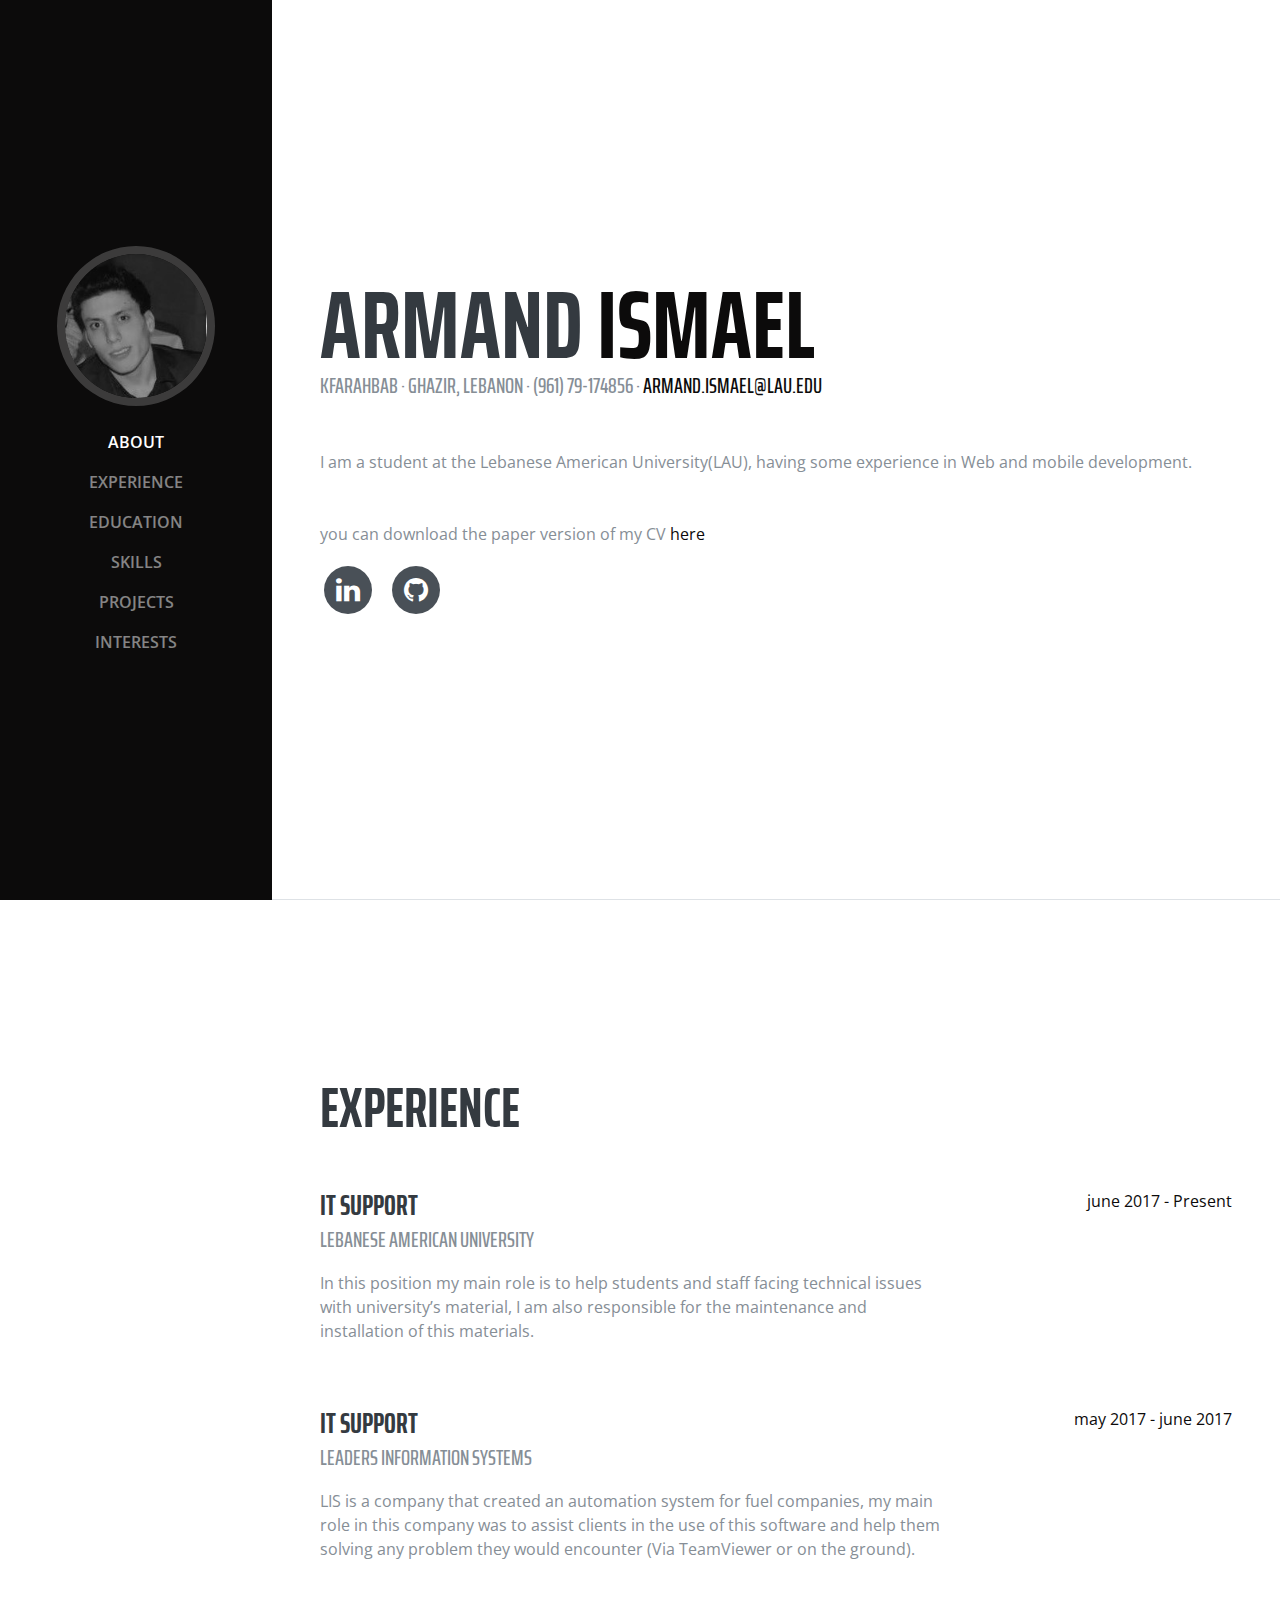
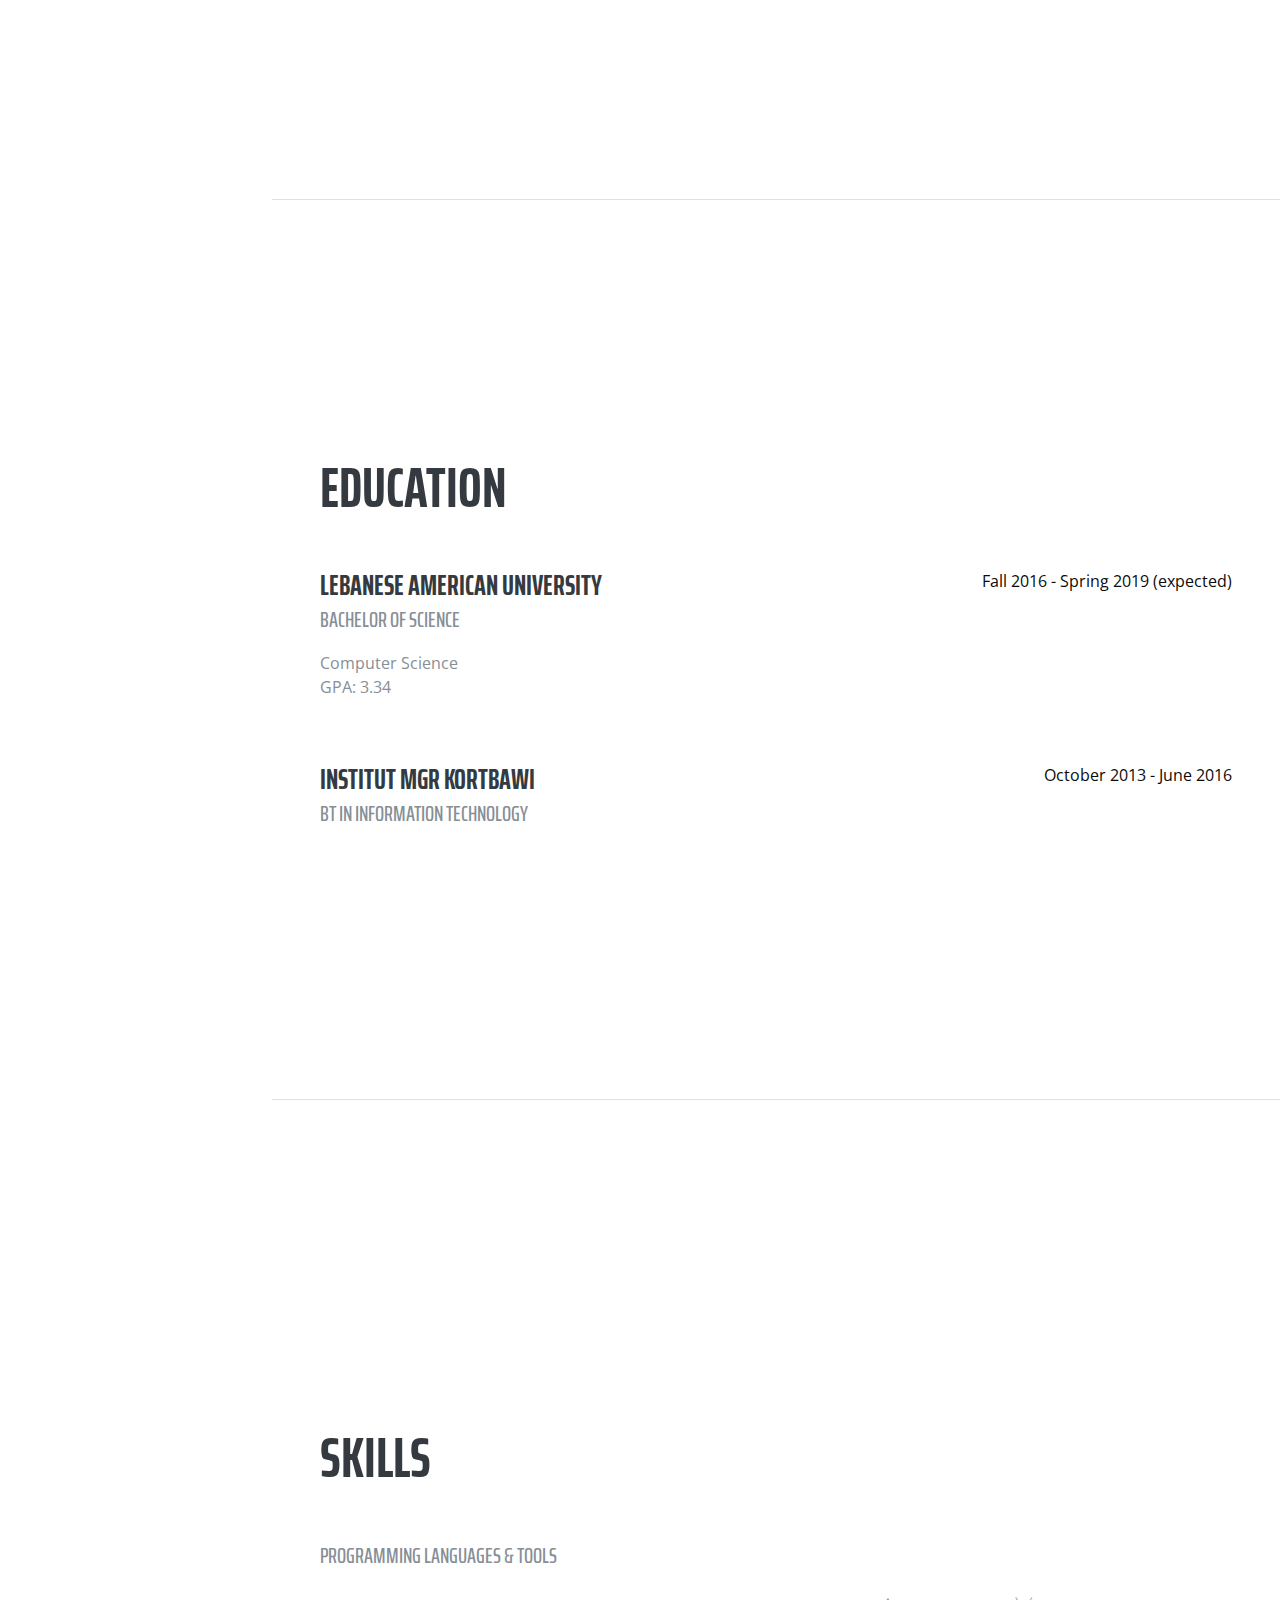
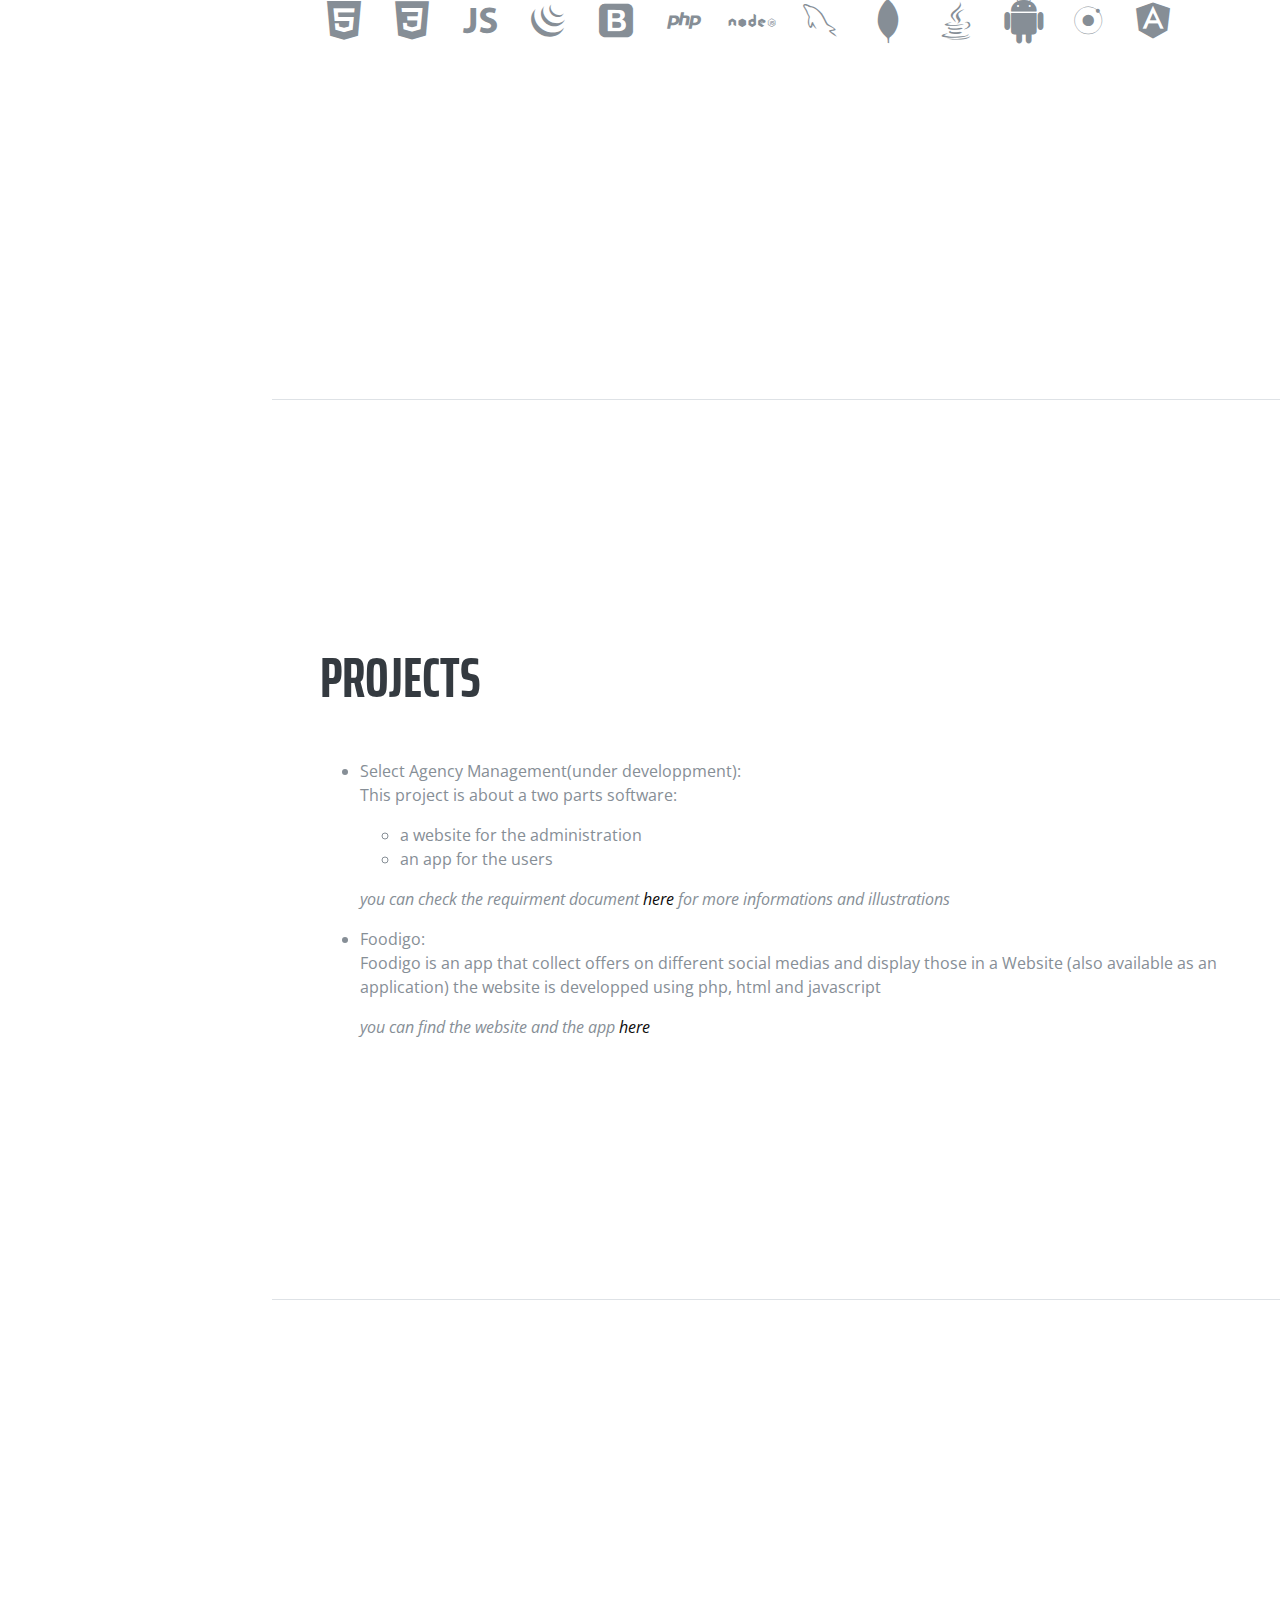
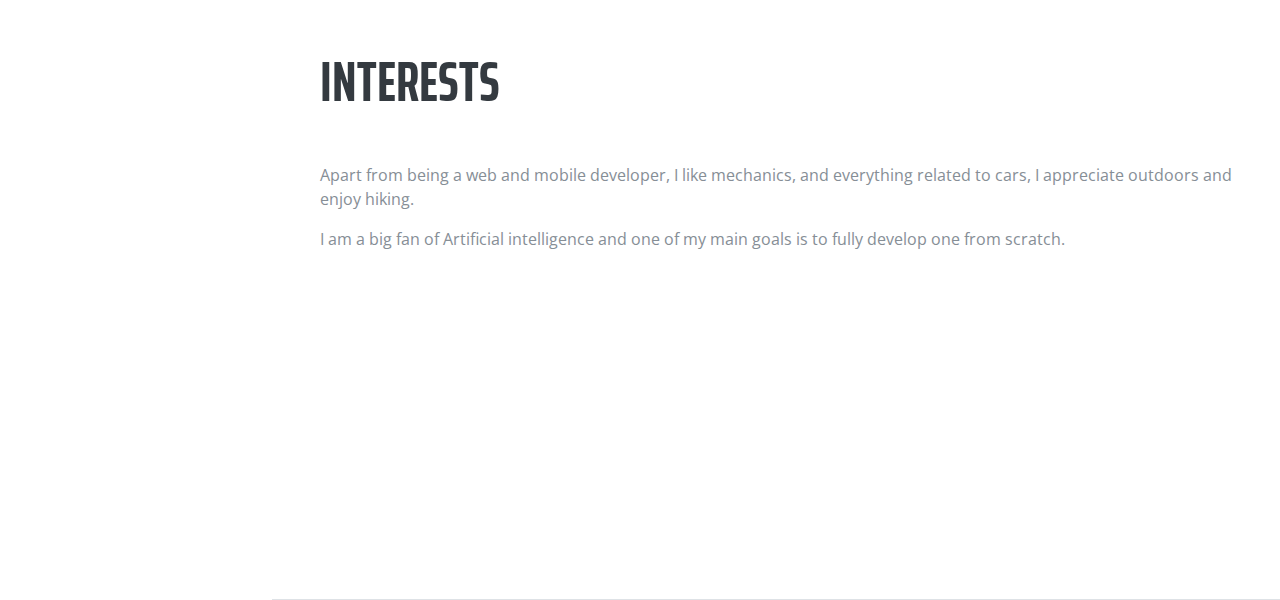
<file: index.html>
<!DOCTYPE html>
<html lang="en">

  <head>

    <meta charset="utf-8">
    <meta name="viewport" content="width=device-width, initial-scale=1, shrink-to-fit=no">
    <meta name="description" content="">
    <meta name="author" content="">

    <title>Armand Ismael - Resume</title>

    <link href="vendor/bootstrap/css/bootstrap.min.css" rel="stylesheet">

    <link href="https://fonts.googleapis.com/css?family=Saira+Extra+Condensed:100,200,300,400,500,600,700,800,900" rel="stylesheet">
    <link href="https://fonts.googleapis.com/css?family=Open+Sans:300,300i,400,400i,600,600i,700,700i,800,800i" rel="stylesheet">
    <link href="vendor/font-awesome/css/font-awesome.min.css" rel="stylesheet">
    <link href="vendor/devicons/css/devicons.min.css" rel="stylesheet">
    <link href="vendor/simple-line-icons/css/simple-line-icons.css" rel="stylesheet">

    <link href="css/resume.min.css" rel="stylesheet">

  </head>

  <body id="page-top">

    <nav class="navbar navbar-expand-lg navbar-dark bg-primary fixed-top" id="sideNav">
      <a class="navbar-brand js-scroll-trigger" href="#page-top">
        <span class="d-block d-lg-none"></span>
        <span class="d-none d-lg-block">
          <img class="img-fluid img-profile rounded-circle mx-auto mb-2" src="img/profile.jpg" alt="armand Ismael">
        </span>
      </a>
      <button class="navbar-toggler" type="button" data-toggle="collapse" data-target="#navbarSupportedContent" aria-controls="navbarSupportedContent" aria-expanded="false" aria-label="Toggle navigation">
        <span class="navbar-toggler-icon"></span>
      </button>
      <div class="collapse navbar-collapse" id="navbarSupportedContent">
        <ul class="navbar-nav">
          <li class="nav-item">
            <a class="nav-link js-scroll-trigger" href="#about">About</a>
          </li>
          <li class="nav-item">
            <a class="nav-link js-scroll-trigger" href="#experience">Experience</a>
          </li>
          <li class="nav-item">
            <a class="nav-link js-scroll-trigger" href="#education">Education</a>
          </li>
          <li class="nav-item">
            <a class="nav-link js-scroll-trigger" href="#skills">Skills</a>
          </li>
          <li class="nav-item">
            <a class="nav-link js-scroll-trigger" href="#Projects">Projects</a>
          </li>
          <li class="nav-item">
            <a class="nav-link js-scroll-trigger" href="#interests">Interests</a>
          </li>
        </ul>
      </div>
    </nav>

    <div class="container-fluid p-0">

      <section class="resume-section p-3 p-lg-5 d-flex d-column" id="about">
        <div class="my-auto">
          <h1 class="mb-0">Armand
            <span class="text-primary">Ismael</span>
          </h1>
          <div class="subheading mb-5">Kfarahbab · Ghazir, Lebanon · (961) 79-174856 ·
            <a href="mailto:name@email.com">armand.ismael@lau.edu</a>
          </div>
          <p class="mb-5">I am a student at the Lebanese American University(LAU), having some experience in Web and mobile development.</p>
          <p>you can download the paper version of my CV <a href="documents/Armand Ismael - CV.docx" download>here</a></p>
          <ul class="list-inline list-social-icons mb-0">
            
            <li class="list-inline-item">
              <a href="https://www.linkedin.com/in/armand-ismael">
                <span class="fa-stack fa-lg">
                  <i class="fa fa-circle fa-stack-2x"></i>
                  <i class="fa fa-linkedin fa-stack-1x fa-inverse"></i>
                </span>
              </a>
            </li>
            <li class="list-inline-item">
              <a href="https://github.com/armandismael">
                <span class="fa-stack fa-lg">
                  <i class="fa fa-circle fa-stack-2x"></i>
                  <i class="fa fa-github fa-stack-1x fa-inverse"></i>
                </span>
              </a>
            </li>
          </ul>
        </div>
      </section>

      <section class="resume-section p-3 p-lg-5 d-flex flex-column" id="experience">
        <div class="my-auto">
          <h2 class="mb-5">Experience</h2>

          <div class="resume-item d-flex flex-column flex-md-row mb-5">
            <div class="resume-content mr-auto">
              <h3 class="mb-0">IT Support</h3>
              <div class="subheading mb-3">Lebanese American University</div>
              <p>In this position my main role is to help students and staff facing technical issues with university’s material, I am also responsible for the maintenance and installation of this materials.</p>
            </div>
            <div class="resume-date text-md-right">
              <span class="text-primary">june 2017 - Present</span>
            </div>
          </div>

          <div class="resume-item d-flex flex-column flex-md-row mb-5">
            <div class="resume-content mr-auto">
              <h3 class="mb-0">IT Support</h3>
              <div class="subheading mb-3">Leaders Information Systems</div>
              <p>LIS is a company that created an automation system for fuel companies, my main role in this company was to assist clients in the use of this software and help them solving any problem they would encounter (Via TeamViewer or on the ground).</p>
            </div>
            <div class="resume-date text-md-right">
              <span class="text-primary">may 2017 - june 2017</span>
            </div>
          </div>
          

        </div>

      </section>

      <section class="resume-section p-3 p-lg-5 d-flex flex-column" id="education">
        <div class="my-auto">
          <h2 class="mb-5">Education</h2>

          <div class="resume-item d-flex flex-column flex-md-row mb-5">
            <div class="resume-content mr-auto">
              <h3 class="mb-0">Lebanese American University</h3>
              <div class="subheading mb-3">Bachelor of Science</div>
              <div>Computer Science </div>
              <p>GPA: 3.34</p>
            </div>
            <div class="resume-date text-md-right">
              <span class="text-primary">Fall 2016 - Spring 2019 (expected)</span>
            </div>
          </div>

          <div class="resume-item d-flex flex-column flex-md-row">
            <div class="resume-content mr-auto">
              <h3 class="mb-0">Institut mgr Kortbawi</h3>
              <div class="subheading mb-3">BT in Information Technology</div>
            </div>
            <div class="resume-date text-md-right">
              <span class="text-primary">October 2013 - June 2016</span>
            </div>
          </div>

        </div>
      </section>

      <section class="resume-section p-3 p-lg-5 d-flex flex-column" id="skills">
        <div class="my-auto">
          <h2 class="mb-5">Skills</h2>

          <div class="subheading mb-3">Programming Languages &amp; Tools</div>
          <ul class="list-inline list-icons">
            <li class="list-inline-item">
              <i class="devicons devicons-html5"></i>
            </li>
            <li class="list-inline-item">
              <i class="devicons devicons-css3"></i>
            </li>
            <li class="list-inline-item">
              <i class="devicons devicons-javascript"></i>
            </li>
            <li class="list-inline-item">
              <i class="devicons devicons-jquery"></i>
            </li>
            <li class="list-inline-item">
              <i class="devicons devicons-bootstrap"></i>
            </li>
            <li class="list-inline-item">
              <i class="devicons devicons-php"></i>
            </li>
            <li class="list-inline-item">
              <i class="devicons devicons-nodejs"></i>
            </li>
            <li class="list-inline-item">
              <i class="devicons devicons-mysql"></i>
            </li>
            <li class="list-inline-item">
              <i class="devicons devicons-mongodb"></i>
            </li>
            <li class="list-inline-item">
              <i class="devicons devicons-java"></i>
            </li>
            <li class="list-inline-item">
              <i class="devicons devicons-android"></i>
            </li>
            <li class="list-inline-item">
              <i class="devicons devicons-ionic"></i>
            </li>
            <li class="list-inline-item">
              <i class="devicons devicons-angular"></i>
            </li>
            
          </ul>

          
      </section>


      <section class="resume-section p-3 p-lg-5 d-flex flex-column" id="Projects">
        <div class="my-auto">
          <h2 class="mb-5">Projects</h2>
         <ul>
         	<p><li>Select Agency Management(under developpment):<p>This project is about a two parts software:<ul><li> a website for the administration</li><li>an app for the users </li></ul></p><i>you can check the requirment document <a href="documents/Select - Requirments document.pdf" target="_blank">here</a> for more informations and illustrations</i></li></p>

         	<p><li>Foodigo:<p>Foodigo is an app that collect offers on different social medias and display those in a Website (also available as an application) the website is developped using php, html and javascript</p><i>you can find the website and the app <a href="foodigo.html" target="_blank">here</a></i></li></p>

            </ul>

        </div>
      </section>




      <section class="resume-section p-3 p-lg-5 d-flex flex-column" id="interests">
        <div class="my-auto">
          <h2 class="mb-5">Interests</h2>
          <p> Apart from being a web and mobile developer, I like mechanics, and everything related to cars, I appreciate outdoors and enjoy hiking. </p>
          <p class="mb-0">I am a big fan of Artificial intelligence and one of my main goals is to fully develop one from scratch.</p>
        </div>
      </section>

      

    </div>

    <script src="vendor/jquery/jquery.min.js"></script>
    <script src="vendor/bootstrap/js/bootstrap.bundle.min.js"></script>

    <script src="vendor/jquery-easing/jquery.easing.min.js"></script>

    <script src="js/resume.min.js"></script>

  </body>

</html>
</file>
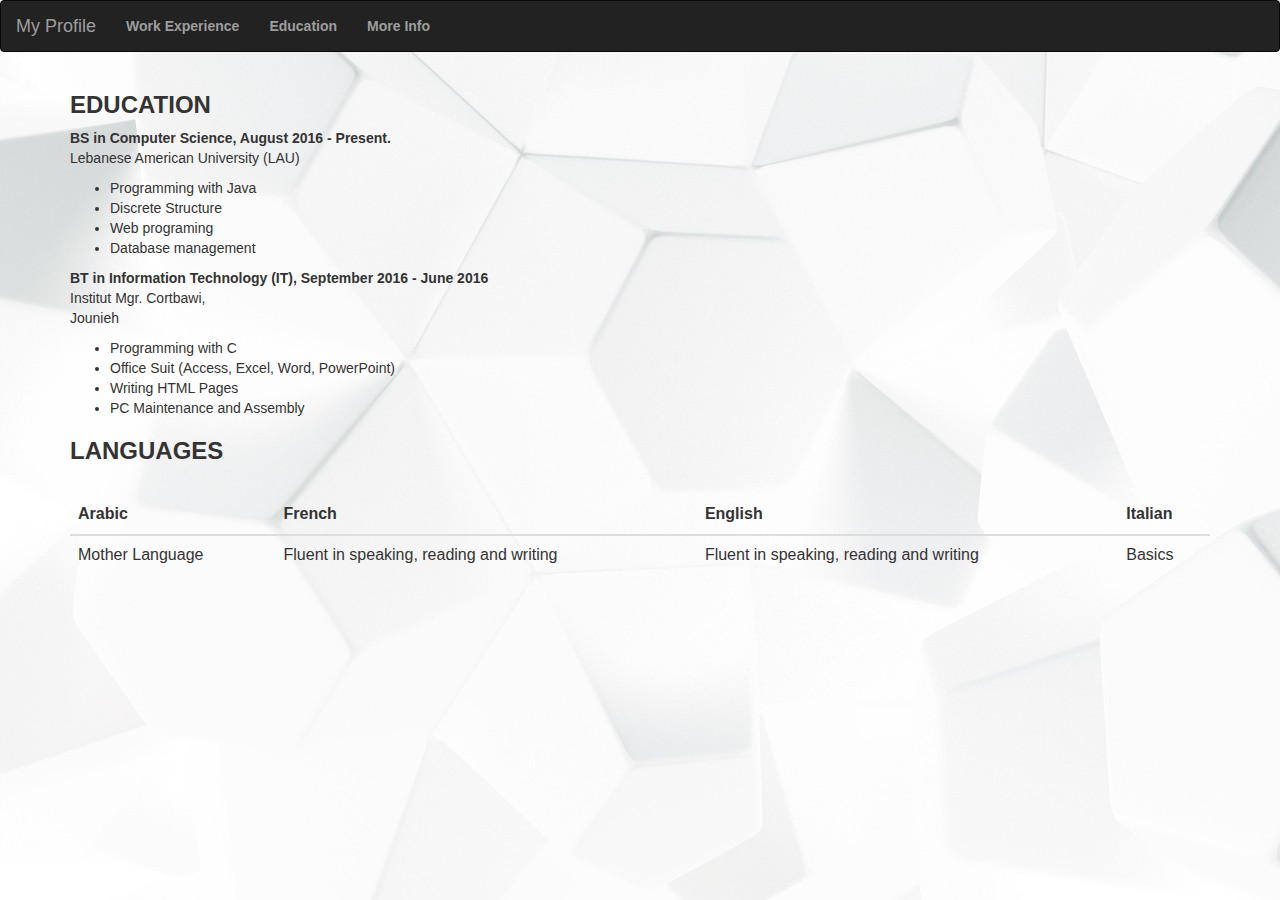
<file: demo/Education.html>
<html>
<head>
  <title>Armand Ismael</title>
  <meta charset="utf-8">
  <meta name="viewport" content="width=device-width, initial-scale=1">
  <link rel="stylesheet" href="bootstrap.min.css">
  <link rel="shortcut icon" href="favicon.ico">
 <link rel="icon" href="favicon.ico">
  <script src="jquery.min.js"></script>
  <script src="bootstrap.min.js"></script>
</head>
<body background= background.jpg >

<nav class="navbar navbar-inverse">
  <div class="container-fluid">
    <div class="navbar-header">
      <a class="navbar-brand" href="profile.html">My Profile</a>
    </div>
    <ul class="nav navbar-nav">
      <li><a href="Work Experience.html"><b>Work Experience</b></a></li>
      <li><a href="Education.html"><b>Education</b></a></li><!--include languages -->
	  <li><a href="More Info.html"><b>More Info</b></a></li><!--my works , interests, references -->
    </ul>
  </div>
</nav>
  
<div class="container">
  
  <h3><b>EDUCATION</b></h3>

<p><b>BS in Computer Science, August 2016 - Present.<br>
</b>
Lebanese American University (LAU)<br>

<ul>
	<li>Programming with Java</li>
	<li>Discrete Structure</li>
	<li>Web programing</li>
	<li>Database management</li>
</ul>
</p>

<p><b>BT in Information Technology (IT), September 2016 - June 2016<br>
</b>
Institut Mgr. Cortbawi, <br>
Jounieh<br>
<ul>
	<li>Programming with C</li>
	<li>Office Suit (Access, Excel, Word, PowerPoint)</li>
	<li>Writing HTML Pages</li>
	<li>PC Maintenance and Assembly</li>
</ul>
</p>

<h3><b>LANGUAGES</b></h3>
 <br>
 <table class="table" >
    <thead>
      <tr>
        <th>Arabic</th>
        <th>French</th>
        <th>English</th>
		<th>Italian</th>
      </tr>
    </thead>
    <tbody>
      <tr>
        <td>Mother Language</td>
		<td>Fluent in speaking, reading and writing</td>
		<td>Fluent in speaking, reading and writing</td>
		<td>Basics</td>
      </tr>
    </tbody>
  </table>
</div>

</div>
</body>
</html>
</file>
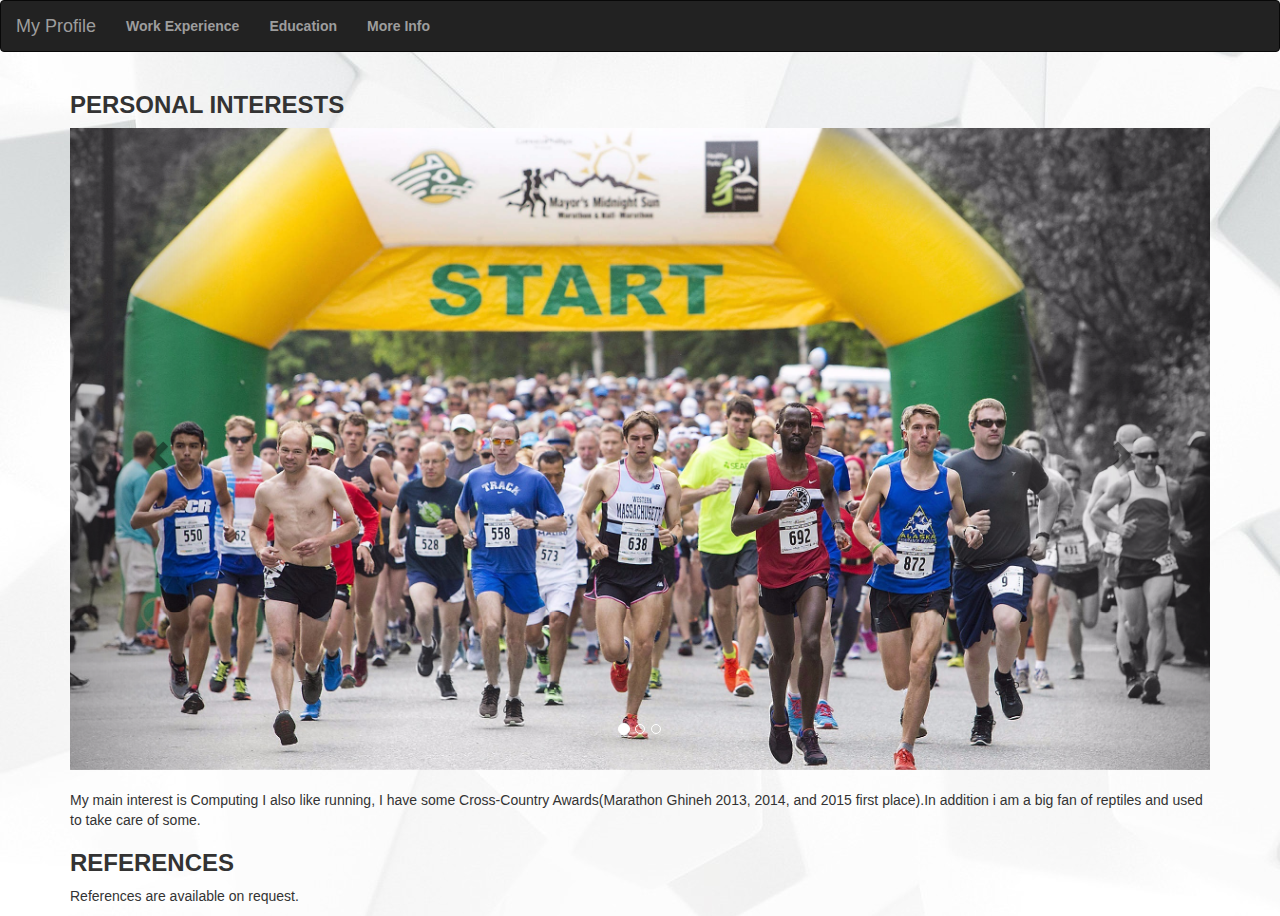
<file: demo/More Info.html>
<html>
<head>
  <title>Armand Ismael</title>
  <meta charset="utf-8">
  <meta name="viewport" content="width=device-width, initial-scale=1">
  <link rel="stylesheet" href="https://maxcdn.bootstrapcdn.com/bootstrap/3.3.7/css/bootstrap.min.css">
    <link rel="stylesheet" href="More info.css">
 <link rel="icon" href="favicon.ico">
    <link rel="shortcut icon" href="favicon.ico">
  <script src="jquery.min.js"></script>
  <script src="bootstrap.min.js"></script>
</head>
<body background= background.jpg >

<nav class="navbar navbar-inverse">
  <div class="container-fluid">
    <div class="navbar-header">
      <a class="navbar-brand" href="profile.html">My Profile</a>
    </div>
    <ul class="nav navbar-nav">
      <li><a href="Work Experience.html"><b>Work Experience</b></a></li>
      <li><a href="Education.html"><b>Education</b></a></li><!--include languages -->
	  <li><a href="More Info.html"><b>More Info</b></a></li><!--my works , interests, references -->
    </ul>
  </div>
</nav>
  
<div class="container">

<h3><b>PERSONAL INTERESTS</b></h3>

<div id="myCarousel" class="carousel slide" data-ride="carousel">
  <!-- Indicators -->
  <ol class="carousel-indicators">
    <li data-target="#myCarousel" data-slide-to="0" class="active"></li>
    <li data-target="#myCarousel" data-slide-to="1"></li>
    <li data-target="#myCarousel" data-slide-to="2"></li>
  </ol>

  <!-- Wrapper for slides -->
  <div class="carousel-inner">
    <div class="item active">
      <img src="la.jpg" alt="Los Angeles" height="1500" width="1500">
    </div>

    <div class="item">
      <img src="chicago.jpg" alt="Chicago">
    </div>

    <div class="item">
      <img src="ny.jpg" alt="New York">
    </div>
  </div>

  <!-- Left and right controls -->
  <a class="left carousel-control" href="#myCarousel" data-slide="prev">
    <span class="glyphicon glyphicon-chevron-left"></span>
    <span class="sr-only">Previous</span>
  </a>
  <a class="right carousel-control" href="#myCarousel" data-slide="next">
    <span class="glyphicon glyphicon-chevron-right"></span>
    <span class="sr-only">Next</span>
  </a>
</div>

 <p class="para"><br>My main interest is Computing I also like running, I have some Cross-Country Awards(Marathon Ghineh 2013, 2014, and 2015 first place).In addition i am a big fan of reptiles and used to take care of some.<br> 
  </p>


<h3><b>REFERENCES</b></h3>
<p>References are available on request.</p>

  
</div>
</body>
</html>
</file>
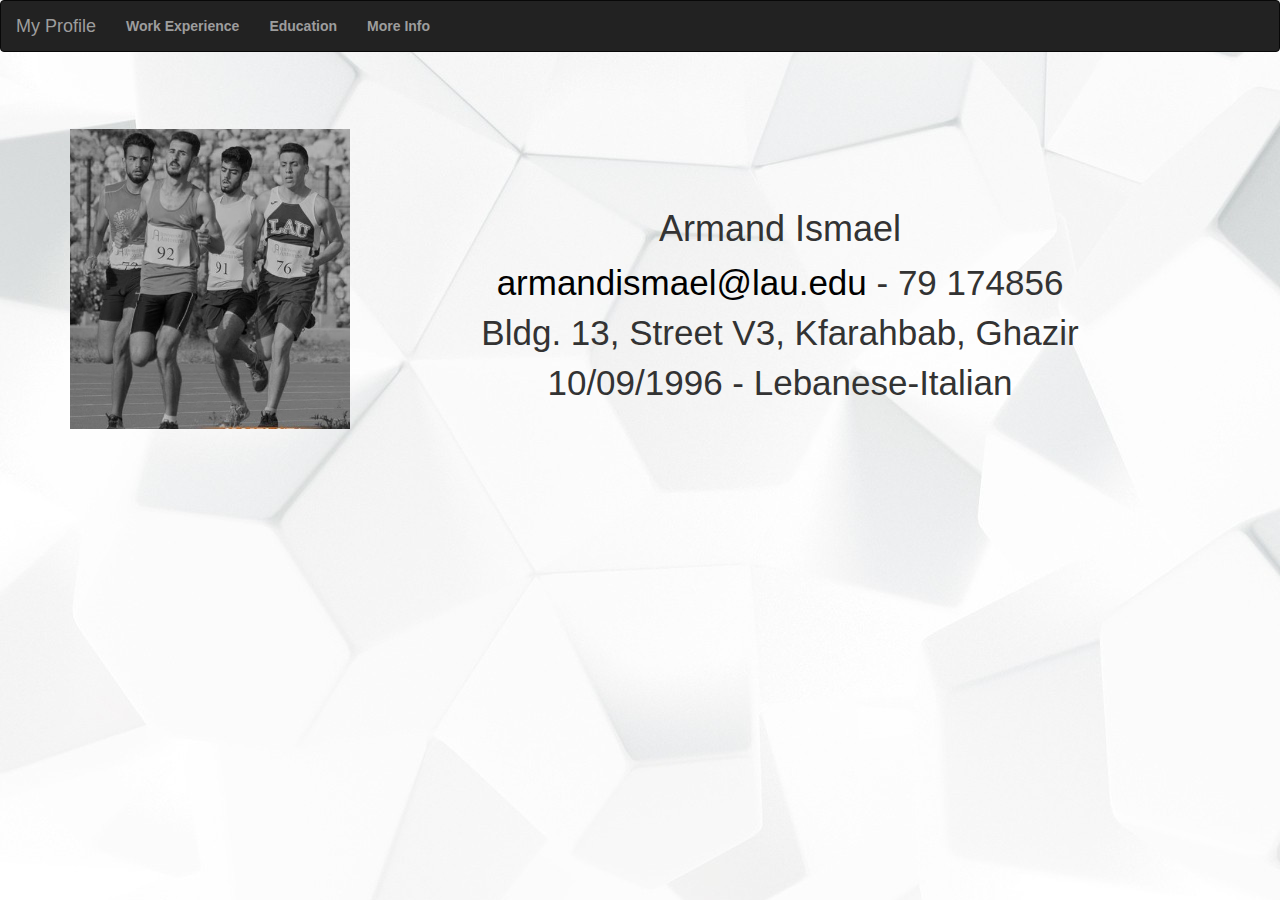
<file: demo/profile.html>
<html>
<head>
  <title>Armand Ismael</title>
  <meta charset="utf-8">
  <meta name="viewport" content="width=device-width, initial-scale=1">
  <link rel="stylesheet" href="bootstrap.min.css">
  <link rel="stylesheet" href="profile.css">
 <link rel="icon" href="favicon.ico">
  <link rel="shortcut icon" href="favicon.ico">
  <script src="jquery.min.js"></script>
  <script src="bootstrap.min.js"></script>
</head>
<body background= background.jpg >



<nav class="navbar navbar-inverse">
  <div class="container-fluid">
    <div class="navbar-header">
      <a class="navbar-brand" href="profile.html">My Profile</a>
    </div>
    <ul class="nav navbar-nav">
      <li><a href="Work Experience.html"><b>Work Experience</b></a></li>
      <li><a href="Education.html"><b>Education</b></a></li><!--include languages -->
	  <li><a href="More Info.html"><b>More Info</b></a></li><!--my works , interests, references -->
    </ul>
  </div>
</nav>


  
<div class="container">
<div class="pic"><img src="prof.jpg" width="280" height="300" alt="profile"></div>
<div class="para"><h1>Armand Ismael</h1>
<p><a href="mailto:armandismael@lau.edu">armandismael@lau.edu</a> - 79 174856<br>
Bldg. 13, Street V3, Kfarahbab, Ghazir<br>
10/09/1996 - Lebanese-Italian
</p></div>
 
</div>
</body>
</html>
</file>
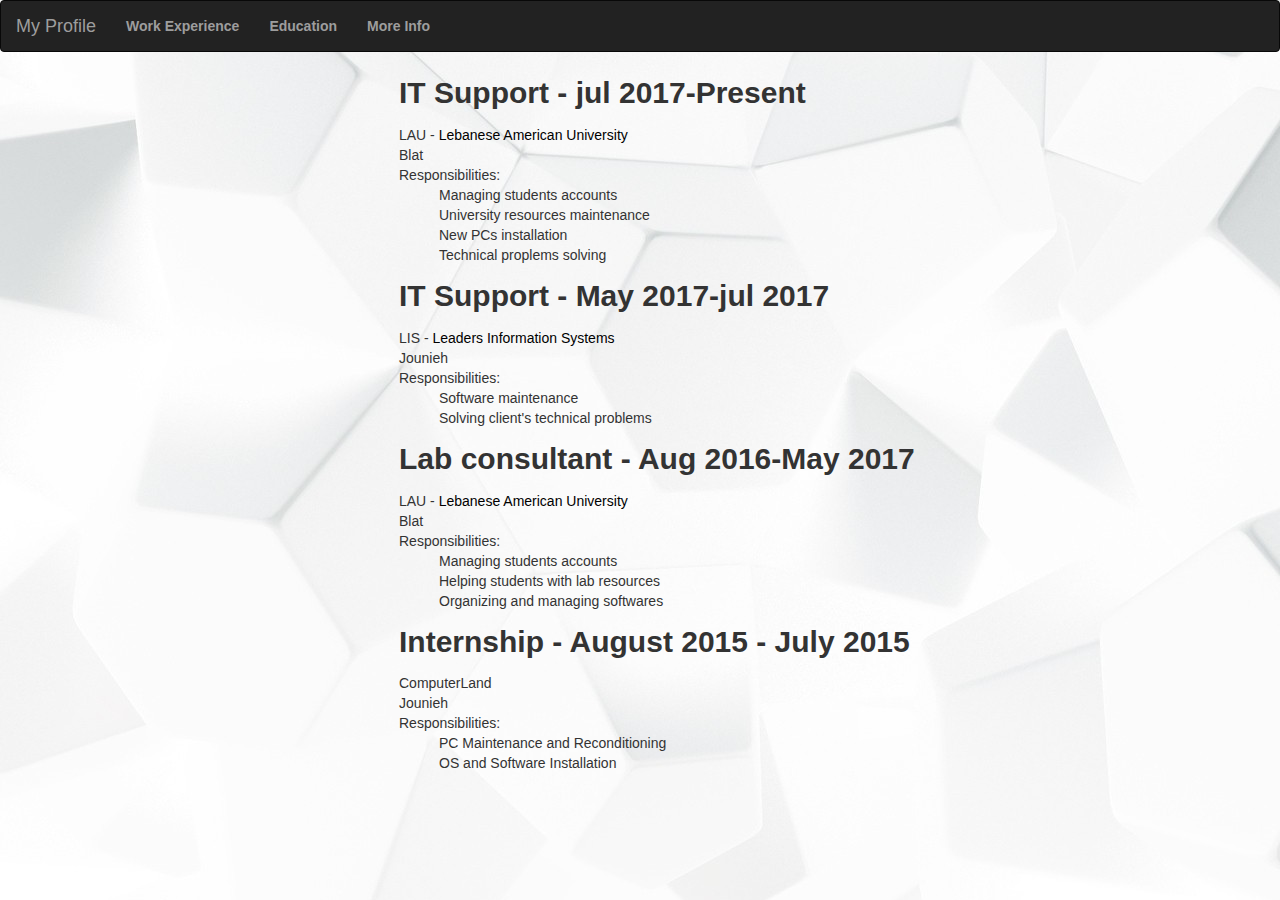
<file: demo/Work Experience.html>
<html>
<head>
  <title>Armand Ismael</title>
  <meta charset="utf-8">
  <meta name="viewport" content="width=device-width, initial-scale=1">
  <link rel="stylesheet" href="bootstrap.min.css">
  <link rel="stylesheet" href="Work Experience.css">
 <link rel="icon" href="favicon.ico">
  <link rel="shortcut icon" href="favicon.ico">
  <script src="jquery.min.js"></script>
  <script src="bootstrap.min.js"></script>
</head>
<body background= background.jpg >

<nav class="navbar navbar-inverse">
  <div class="container-fluid">
    <div class="navbar-header">
      <a class="navbar-brand" href="profile.html">My Profile</a>
    </div>
    <ul class="nav navbar-nav" >
      <li><a href="Work Experience.html"><b>Work Experience</b></a></li>
      <li><a href="Education.html"><b>Education</b></a></li><!--include languages -->
	  <li><a href="More Info.html"><b>More Info</b></a></li><!--my works , interests, references -->
    </ul>
  </div>
</nav>
  
<div class="container">
  
  

  <p ><span class="title"><b>IT Support - jul 2017-Present</span><br>
</b>
<div class="job" >LAU - <a href="http://www.lau.edu.lb"> Lebanese American University</a> <br>
Blat <br>

Responsibilities:<br>
<ul>
	<li>Managing students accounts</li>
	<li>University resources maintenance</li>
	<li>New PCs installation</li>
	<li>Technical proplems solving</li>
</ul>
</div>
</p>

<p><b><span class="title"><span class="title">IT Support - May 2017-jul 2017</span><br>
</b>
<div class="job">LIS - <a href="http://lis-lb.com/">Leaders Information Systems</a> <br>
Jounieh <br>

Responsibilities:<br>
<ul>
	<li>Software maintenance</li>
	<li>Solving client's technical problems</li>
</ul>
</div>
</p>

<p><span class="title" ><b>Lab consultant - Aug 2016-May 2017</span><br>
</b>
<div class="job">LAU - <a href="http://www.lau.edu.lb"> Lebanese American University</a> <br>
Blat <br>

Responsibilities:<br>
<ul>
	<li>Managing students accounts</li>
	<li>Helping students with lab resources</li>
	<li>Organizing and managing softwares</li>
</ul>
</div>
</p>

<p><span class="title"><b>Internship - August 2015 - July 2015</span><br>
</b>
<div class="job">ComputerLand<br>
Jounieh <br>

Responsibilities:<br>
<ul>
	<li>PC Maintenance and Reconditioning</li>
	<li>OS and Software Installation</li>
</ul>
</div>
</p>
  
  
</div>
</body>
</html>
</file>
<file: vendor/simple-line-icons/css/simple-line-icons.css>
@font-face {
  font-family: 'simple-line-icons';
  src: url('../fonts/Simple-Line-Icons.eot?v=2.4.0');
  src: url('../fonts/Simple-Line-Icons.eot?v=2.4.0#iefix') format('embedded-opentype'), url('../fonts/Simple-Line-Icons.woff2?v=2.4.0') format('woff2'), url('../fonts/Simple-Line-Icons.ttf?v=2.4.0') format('truetype'), url('../fonts/Simple-Line-Icons.woff?v=2.4.0') format('woff'), url('../fonts/Simple-Line-Icons.svg?v=2.4.0#simple-line-icons') format('svg');
  font-weight: normal;
  font-style: normal;
}
/*
 Use the following CSS code if you want to have a class per icon.
 Instead of a list of all class selectors, you can use the generic [class*="icon-"] selector, but it's slower:
*/
.icon-user,
.icon-people,
.icon-user-female,
.icon-user-follow,
.icon-user-following,
.icon-user-unfollow,
.icon-login,
.icon-logout,
.icon-emotsmile,
.icon-phone,
.icon-call-end,
.icon-call-in,
.icon-call-out,
.icon-map,
.icon-location-pin,
.icon-direction,
.icon-directions,
.icon-compass,
.icon-layers,
.icon-menu,
.icon-list,
.icon-options-vertical,
.icon-options,
.icon-arrow-down,
.icon-arrow-left,
.icon-arrow-right,
.icon-arrow-up,
.icon-arrow-up-circle,
.icon-arrow-left-circle,
.icon-arrow-right-circle,
.icon-arrow-down-circle,
.icon-check,
.icon-clock,
.icon-plus,
.icon-minus,
.icon-close,
.icon-event,
.icon-exclamation,
.icon-organization,
.icon-trophy,
.icon-screen-smartphone,
.icon-screen-desktop,
.icon-plane,
.icon-notebook,
.icon-mustache,
.icon-mouse,
.icon-magnet,
.icon-energy,
.icon-disc,
.icon-cursor,
.icon-cursor-move,
.icon-crop,
.icon-chemistry,
.icon-speedometer,
.icon-shield,
.icon-screen-tablet,
.icon-magic-wand,
.icon-hourglass,
.icon-graduation,
.icon-ghost,
.icon-game-controller,
.icon-fire,
.icon-eyeglass,
.icon-envelope-open,
.icon-envelope-letter,
.icon-bell,
.icon-badge,
.icon-anchor,
.icon-wallet,
.icon-vector,
.icon-speech,
.icon-puzzle,
.icon-printer,
.icon-present,
.icon-playlist,
.icon-pin,
.icon-picture,
.icon-handbag,
.icon-globe-alt,
.icon-globe,
.icon-folder-alt,
.icon-folder,
.icon-film,
.icon-feed,
.icon-drop,
.icon-drawer,
.icon-docs,
.icon-doc,
.icon-diamond,
.icon-cup,
.icon-calculator,
.icon-bubbles,
.icon-briefcase,
.icon-book-open,
.icon-basket-loaded,
.icon-basket,
.icon-bag,
.icon-action-undo,
.icon-action-redo,
.icon-wrench,
.icon-umbrella,
.icon-trash,
.icon-tag,
.icon-support,
.icon-frame,
.icon-size-fullscreen,
.icon-size-actual,
.icon-shuffle,
.icon-share-alt,
.icon-share,
.icon-rocket,
.icon-question,
.icon-pie-chart,
.icon-pencil,
.icon-note,
.icon-loop,
.icon-home,
.icon-grid,
.icon-graph,
.icon-microphone,
.icon-music-tone-alt,
.icon-music-tone,
.icon-earphones-alt,
.icon-earphones,
.icon-equalizer,
.icon-like,
.icon-dislike,
.icon-control-start,
.icon-control-rewind,
.icon-control-play,
.icon-control-pause,
.icon-control-forward,
.icon-control-end,
.icon-volume-1,
.icon-volume-2,
.icon-volume-off,
.icon-calendar,
.icon-bulb,
.icon-chart,
.icon-ban,
.icon-bubble,
.icon-camrecorder,
.icon-camera,
.icon-cloud-download,
.icon-cloud-upload,
.icon-envelope,
.icon-eye,
.icon-flag,
.icon-heart,
.icon-info,
.icon-key,
.icon-link,
.icon-lock,
.icon-lock-open,
.icon-magnifier,
.icon-magnifier-add,
.icon-magnifier-remove,
.icon-paper-clip,
.icon-paper-plane,
.icon-power,
.icon-refresh,
.icon-reload,
.icon-settings,
.icon-star,
.icon-symbol-female,
.icon-symbol-male,
.icon-target,
.icon-credit-card,
.icon-paypal,
.icon-social-tumblr,
.icon-social-twitter,
.icon-social-facebook,
.icon-social-instagram,
.icon-social-linkedin,
.icon-social-pinterest,
.icon-social-github,
.icon-social-google,
.icon-social-reddit,
.icon-social-skype,
.icon-social-dribbble,
.icon-social-behance,
.icon-social-foursqare,
.icon-social-soundcloud,
.icon-social-spotify,
.icon-social-stumbleupon,
.icon-social-youtube,
.icon-social-dropbox,
.icon-social-vkontakte,
.icon-social-steam {
  font-family: 'simple-line-icons';
  speak: none;
  font-style: normal;
  font-weight: normal;
  font-variant: normal;
  text-transform: none;
  line-height: 1;
  /* Better Font Rendering =========== */
  -webkit-font-smoothing: antialiased;
  -moz-osx-font-smoothing: grayscale;
}
.icon-user:before {
  content: "\e005";
}
.icon-people:before {
  content: "\e001";
}
.icon-user-female:before {
  content: "\e000";
}
.icon-user-follow:before {
  content: "\e002";
}
.icon-user-following:before {
  content: "\e003";
}
.icon-user-unfollow:before {
  content: "\e004";
}
.icon-login:before {
  content: "\e066";
}
.icon-logout:before {
  content: "\e065";
}
.icon-emotsmile:before {
  content: "\e021";
}
.icon-phone:before {
  content: "\e600";
}
.icon-call-end:before {
  content: "\e048";
}
.icon-call-in:before {
  content: "\e047";
}
.icon-call-out:before {
  content: "\e046";
}
.icon-map:before {
  content: "\e033";
}
.icon-location-pin:before {
  content: "\e096";
}
.icon-direction:before {
  content: "\e042";
}
.icon-directions:before {
  content: "\e041";
}
.icon-compass:before {
  content: "\e045";
}
.icon-layers:before {
  content: "\e034";
}
.icon-menu:before {
  content: "\e601";
}
.icon-list:before {
  content: "\e067";
}
.icon-options-vertical:before {
  content: "\e602";
}
.icon-options:before {
  content: "\e603";
}
.icon-arrow-down:before {
  content: "\e604";
}
.icon-arrow-left:before {
  content: "\e605";
}
.icon-arrow-right:before {
  content: "\e606";
}
.icon-arrow-up:before {
  content: "\e607";
}
.icon-arrow-up-circle:before {
  content: "\e078";
}
.icon-arrow-left-circle:before {
  content: "\e07a";
}
.icon-arrow-right-circle:before {
  content: "\e079";
}
.icon-arrow-down-circle:before {
  content: "\e07b";
}
.icon-check:before {
  content: "\e080";
}
.icon-clock:before {
  content: "\e081";
}
.icon-plus:before {
  content: "\e095";
}
.icon-minus:before {
  content: "\e615";
}
.icon-close:before {
  content: "\e082";
}
.icon-event:before {
  content: "\e619";
}
.icon-exclamation:before {
  content: "\e617";
}
.icon-organization:before {
  content: "\e616";
}
.icon-trophy:before {
  content: "\e006";
}
.icon-screen-smartphone:before {
  content: "\e010";
}
.icon-screen-desktop:before {
  content: "\e011";
}
.icon-plane:before {
  content: "\e012";
}
.icon-notebook:before {
  content: "\e013";
}
.icon-mustache:before {
  content: "\e014";
}
.icon-mouse:before {
  content: "\e015";
}
.icon-magnet:before {
  content: "\e016";
}
.icon-energy:before {
  content: "\e020";
}
.icon-disc:before {
  content: "\e022";
}
.icon-cursor:before {
  content: "\e06e";
}
.icon-cursor-move:before {
  content: "\e023";
}
.icon-crop:before {
  content: "\e024";
}
.icon-chemistry:before {
  content: "\e026";
}
.icon-speedometer:before {
  content: "\e007";
}
.icon-shield:before {
  content: "\e00e";
}
.icon-screen-tablet:before {
  content: "\e00f";
}
.icon-magic-wand:before {
  content: "\e017";
}
.icon-hourglass:before {
  content: "\e018";
}
.icon-graduation:before {
  content: "\e019";
}
.icon-ghost:before {
  content: "\e01a";
}
.icon-game-controller:before {
  content: "\e01b";
}
.icon-fire:before {
  content: "\e01c";
}
.icon-eyeglass:before {
  content: "\e01d";
}
.icon-envelope-open:before {
  content: "\e01e";
}
.icon-envelope-letter:before {
  content: "\e01f";
}
.icon-bell:before {
  content: "\e027";
}
.icon-badge:before {
  content: "\e028";
}
.icon-anchor:before {
  content: "\e029";
}
.icon-wallet:before {
  content: "\e02a";
}
.icon-vector:before {
  content: "\e02b";
}
.icon-speech:before {
  content: "\e02c";
}
.icon-puzzle:before {
  content: "\e02d";
}
.icon-printer:before {
  content: "\e02e";
}
.icon-present:before {
  content: "\e02f";
}
.icon-playlist:before {
  content: "\e030";
}
.icon-pin:before {
  content: "\e031";
}
.icon-picture:before {
  content: "\e032";
}
.icon-handbag:before {
  content: "\e035";
}
.icon-globe-alt:before {
  content: "\e036";
}
.icon-globe:before {
  content: "\e037";
}
.icon-folder-alt:before {
  content: "\e039";
}
.icon-folder:before {
  content: "\e089";
}
.icon-film:before {
  content: "\e03a";
}
.icon-feed:before {
  content: "\e03b";
}
.icon-drop:before {
  content: "\e03e";
}
.icon-drawer:before {
  content: "\e03f";
}
.icon-docs:before {
  content: "\e040";
}
.icon-doc:before {
  content: "\e085";
}
.icon-diamond:before {
  content: "\e043";
}
.icon-cup:before {
  content: "\e044";
}
.icon-calculator:before {
  content: "\e049";
}
.icon-bubbles:before {
  content: "\e04a";
}
.icon-briefcase:before {
  content: "\e04b";
}
.icon-book-open:before {
  content: "\e04c";
}
.icon-basket-loaded:before {
  content: "\e04d";
}
.icon-basket:before {
  content: "\e04e";
}
.icon-bag:before {
  content: "\e04f";
}
.icon-action-undo:before {
  content: "\e050";
}
.icon-action-redo:before {
  content: "\e051";
}
.icon-wrench:before {
  content: "\e052";
}
.icon-umbrella:before {
  content: "\e053";
}
.icon-trash:before {
  content: "\e054";
}
.icon-tag:before {
  content: "\e055";
}
.icon-support:before {
  content: "\e056";
}
.icon-frame:before {
  content: "\e038";
}
.icon-size-fullscreen:before {
  content: "\e057";
}
.icon-size-actual:before {
  content: "\e058";
}
.icon-shuffle:before {
  content: "\e059";
}
.icon-share-alt:before {
  content: "\e05a";
}
.icon-share:before {
  content: "\e05b";
}
.icon-rocket:before {
  content: "\e05c";
}
.icon-question:before {
  content: "\e05d";
}
.icon-pie-chart:before {
  content: "\e05e";
}
.icon-pencil:before {
  content: "\e05f";
}
.icon-note:before {
  content: "\e060";
}
.icon-loop:before {
  content: "\e064";
}
.icon-home:before {
  content: "\e069";
}
.icon-grid:before {
  content: "\e06a";
}
.icon-graph:before {
  content: "\e06b";
}
.icon-microphone:before {
  content: "\e063";
}
.icon-music-tone-alt:before {
  content: "\e061";
}
.icon-music-tone:before {
  content: "\e062";
}
.icon-earphones-alt:before {
  content: "\e03c";
}
.icon-earphones:before {
  content: "\e03d";
}
.icon-equalizer:before {
  content: "\e06c";
}
.icon-like:before {
  content: "\e068";
}
.icon-dislike:before {
  content: "\e06d";
}
.icon-control-start:before {
  content: "\e06f";
}
.icon-control-rewind:before {
  content: "\e070";
}
.icon-control-play:before {
  content: "\e071";
}
.icon-control-pause:before {
  content: "\e072";
}
.icon-control-forward:before {
  content: "\e073";
}
.icon-control-end:before {
  content: "\e074";
}
.icon-volume-1:before {
  content: "\e09f";
}
.icon-volume-2:before {
  content: "\e0a0";
}
.icon-volume-off:before {
  content: "\e0a1";
}
.icon-calendar:before {
  content: "\e075";
}
.icon-bulb:before {
  content: "\e076";
}
.icon-chart:before {
  content: "\e077";
}
.icon-ban:before {
  content: "\e07c";
}
.icon-bubble:before {
  content: "\e07d";
}
.icon-camrecorder:before {
  content: "\e07e";
}
.icon-camera:before {
  content: "\e07f";
}
.icon-cloud-download:before {
  content: "\e083";
}
.icon-cloud-upload:before {
  content: "\e084";
}
.icon-envelope:before {
  content: "\e086";
}
.icon-eye:before {
  content: "\e087";
}
.icon-flag:before {
  content: "\e088";
}
.icon-heart:before {
  content: "\e08a";
}
.icon-info:before {
  content: "\e08b";
}
.icon-key:before {
  content: "\e08c";
}
.icon-link:before {
  content: "\e08d";
}
.icon-lock:before {
  content: "\e08e";
}
.icon-lock-open:before {
  content: "\e08f";
}
.icon-magnifier:before {
  content: "\e090";
}
.icon-magnifier-add:before {
  content: "\e091";
}
.icon-magnifier-remove:before {
  content: "\e092";
}
.icon-paper-clip:before {
  content: "\e093";
}
.icon-paper-plane:before {
  content: "\e094";
}
.icon-power:before {
  content: "\e097";
}
.icon-refresh:before {
  content: "\e098";
}
.icon-reload:before {
  content: "\e099";
}
.icon-settings:before {
  content: "\e09a";
}
.icon-star:before {
  content: "\e09b";
}
.icon-symbol-female:before {
  content: "\e09c";
}
.icon-symbol-male:before {
  content: "\e09d";
}
.icon-target:before {
  content: "\e09e";
}
.icon-credit-card:before {
  content: "\e025";
}
.icon-paypal:before {
  content: "\e608";
}
.icon-social-tumblr:before {
  content: "\e00a";
}
.icon-social-twitter:before {
  content: "\e009";
}
.icon-social-facebook:before {
  content: "\e00b";
}
.icon-social-instagram:before {
  content: "\e609";
}
.icon-social-linkedin:before {
  content: "\e60a";
}
.icon-social-pinterest:before {
  content: "\e60b";
}
.icon-social-github:before {
  content: "\e60c";
}
.icon-social-google:before {
  content: "\e60d";
}
.icon-social-reddit:before {
  content: "\e60e";
}
.icon-social-skype:before {
  content: "\e60f";
}
.icon-social-dribbble:before {
  content: "\e00d";
}
.icon-social-behance:before {
  content: "\e610";
}
.icon-social-foursqare:before {
  content: "\e611";
}
.icon-social-soundcloud:before {
  content: "\e612";
}
.icon-social-spotify:before {
  content: "\e613";
}
.icon-social-stumbleupon:before {
  content: "\e614";
}
.icon-social-youtube:before {
  content: "\e008";
}
.icon-social-dropbox:before {
  content: "\e00c";
}
.icon-social-vkontakte:before {
  content: "\e618";
}
.icon-social-steam:before {
  content: "\e620";
}
</file>
<file: demo/More info.css>
.item{
	align-self: center;
}


.pic{
	margin-bottom:2%;
	margin-top:2%;

}
.para{
	
}
/* unvisited link */
a:link {
    color: black;
}

/* visited link */
a:visited {
    color: black;
}

/* mouse over link */
a:hover {
    color: black;
}

/* selected link */
a:active {
    color: black;
}

  
 }
</file>
<file: demo/profile.css>
.pic{
	float:left;
	margin-top:5%;
}
.para{
	margin-left:15%;
	margin-top:12%;
}
/* unvisited link */
a:link {
    color: black;
}

/* visited link */
a:visited {
    color: black;
}

/* mouse over link */
a:hover {
    color: black;
}

/* selected link */
a:active {
    color: black;
}
@media only screen and (max-width: 768px){ 
  .pic{
   margin-left:7%;
   margin-bottom:12%;
}}
 @media only screen and (min-width: 768px){ 
 
  body{

	  text-align:center;
  }
  .container  {
    font-size: 250%;
  }
 }
</file>
<file: demo/Work Experience.css>
ul {
  list-style-type: none;
}

.pic{
	margin-right:10%;
	float:left;
}
/* unvisited link */
a:link {
    color: black;
}
/* visited link */
a:visited {
    color: black;
}

/* mouse over link */
a:hover {
    color: black;
}

/* selected link */
a:active {
    color: black;
}

 }
 @media only screen and (max-width: 768px){ 
 
 }
 @media only screen and (min-width: 768px){ 
  .container{
	margin-left:30%
}
.title{
font-size: 30;
}

}
</file>
<file: vendor/devicons/css/devicons.min.css>
/*!
 *  Devicons 1.8.0 made by Theodore Vorillas / http://vorillaz.com 
 */
@font-face{font-family:devicons;src:url(../fonts/devicons.eot?xqxft6);src:url(../fonts/devicons.eot?#iefixxqxft6) format("embedded-opentype"),url(../fonts/devicons.woff?xqxft6) format("woff"),url(../fonts/devicons.ttf?xqxft6) format("truetype"),url(../fonts/devicons.svg?xqxft6#devicons) format("svg");font-weight:400;font-style:normal}.devicons{font-family:devicons;speak:none;font-style:normal;font-weight:400;font-variant:normal;text-transform:none;line-height:1;-webkit-font-smoothing:antialiased;-moz-osx-font-smoothing:grayscale}.devicons-git:before{content:"\e602"}.devicons-git_compare:before{content:"\e628"}.devicons-git_branch:before{content:"\e625"}.devicons-git_commit:before{content:"\e629"}.devicons-git_pull_request:before{content:"\e626"}.devicons-git_merge:before{content:"\e627"}.devicons-bitbucket:before{content:"\e603"}.devicons-github_alt:before{content:"\e608"}.devicons-github_badge:before{content:"\e609"}.devicons-github:before{content:"\e60a"}.devicons-github_full:before{content:"\e617"}.devicons-java:before{content:"\e638"}.devicons-ruby:before{content:"\e639"}.devicons-scala:before{content:"\e637"}.devicons-python:before{content:"\e63c"}.devicons-go:before{content:"\e624"}.devicons-ruby_on_rails:before{content:"\e63b"}.devicons-django:before{content:"\e61d"}.devicons-markdown:before{content:"\e63e"}.devicons-php:before{content:"\e63d"}.devicons-mysql:before{content:"\e604"}.devicons-streamline:before{content:"\e605"}.devicons-database:before{content:"\e606"}.devicons-laravel:before{content:"\e63f"}.devicons-javascript:before{content:"\e64e"}.devicons-angular:before{content:"\e653"}.devicons-backbone:before{content:"\e652"}.devicons-coffeescript:before{content:"\e651"}.devicons-jquery:before{content:"\e650"}.devicons-modernizr:before{content:"\e620"}.devicons-jquery_ui:before{content:"\e654"}.devicons-ember:before{content:"\e61b"}.devicons-dojo:before{content:"\e61c"}.devicons-nodejs:before{content:"\e619"}.devicons-nodejs_small:before{content:"\e618"}.devicons-javascript_shield:before{content:"\e64f"}.devicons-bootstrap:before{content:"\e647"}.devicons-sass:before{content:"\e64b"}.devicons-css3_full:before{content:"\e64a"}.devicons-css3:before{content:"\e649"}.devicons-html5:before{content:"\e636"}.devicons-html5_multimedia:before{content:"\e632"}.devicons-html5_device_access:before{content:"\e633"}.devicons-html5_3d_effects:before{content:"\e635"}.devicons-html5_connectivity:before{content:"\e634"}.devicons-ghost_small:before{content:"\e614"}.devicons-ghost:before{content:"\e61f"}.devicons-magento:before{content:"\e640"}.devicons-joomla:before{content:"\e641"}.devicons-jekyll_small:before{content:"\e60d"}.devicons-drupal:before{content:"\e642"}.devicons-wordpress:before{content:"\e60b"}.devicons-grunt:before{content:"\e64c"}.devicons-bower:before{content:"\e64d"}.devicons-npm:before{content:"\e61e"}.devicons-yahoo_small:before{content:"\e62b"}.devicons-yahoo:before{content:"\e615"}.devicons-bing_small:before{content:"\e600"}.devicons-windows:before{content:"\e60f"}.devicons-linux:before{content:"\e612"}.devicons-ubuntu:before{content:"\e63a"}.devicons-android:before{content:"\e60e"}.devicons-apple:before{content:"\e611"}.devicons-appstore:before{content:"\e613"}.devicons-phonegap:before{content:"\e630"}.devicons-blackberry:before{content:"\e623"}.devicons-stackoverflow:before{content:"\e610"}.devicons-techcrunch:before{content:"\e62c"}.devicons-codrops:before{content:"\e62f"}.devicons-css_tricks:before{content:"\e601"}.devicons-smashing_magazine:before{content:"\e62d"}.devicons-netmagazine:before{content:"\e62e"}.devicons-codepen:before{content:"\e616"}.devicons-cssdeck:before{content:"\e62a"}.devicons-hackernews:before{content:"\e61a"}.devicons-dropbox:before{content:"\e607"}.devicons-google_drive:before{content:"\e631"}.devicons-visualstudio:before{content:"\e60c"}.devicons-unity_small:before{content:"\e621"}.devicons-raspberry_pi:before{content:"\e622"}.devicons-chrome:before{content:"\e643"}.devicons-ie:before{content:"\e644"}.devicons-firefox:before{content:"\e645"}.devicons-opera:before{content:"\e646"}.devicons-safari:before{content:"\e648"}.devicons-swift:before{content:"\e655"}.devicons-symfony:before{content:"\e656"}.devicons-symfony_badge:before{content:"\e657"}.devicons-less:before{content:"\e658"}.devicons-stylus:before{content:"\e659"}.devicons-trello:before{content:"\e65a"}.devicons-atlassian:before{content:"\e65b"}.devicons-jira:before{content:"\e65c"}.devicons-envato:before{content:"\e65d"}.devicons-snap_svg:before{content:"\e65e"}.devicons-raphael:before{content:"\e65f"}.devicons-google_analytics:before{content:"\e660"}.devicons-compass:before{content:"\e661"}.devicons-onedrive:before{content:"\e662"}.devicons-gulp:before{content:"\e663"}.devicons-atom:before{content:"\e664"}.devicons-cisco:before{content:"\e665"}.devicons-nancy:before{content:"\e666"}.devicons-clojure:before{content:"\e668"}.devicons-clojure_alt:before{content:"\e66a"}.devicons-perl:before{content:"\e669"}.devicons-celluloid:before{content:"\e66b"}.devicons-w3c:before{content:"\e66c"}.devicons-redis:before{content:"\e66d"}.devicons-postgresql:before{content:"\e66e"}.devicons-webplatform:before{content:"\e66f"}.devicons-jenkins:before{content:"\e667"}.devicons-requirejs:before{content:"\e670"}.devicons-opensource:before{content:"\e671"}.devicons-typo3:before{content:"\e672"}.devicons-uikit:before{content:"\e673"}.devicons-doctrine:before{content:"\e674"}.devicons-groovy:before{content:"\e675"}.devicons-nginx:before{content:"\e676"}.devicons-haskell:before{content:"\e677"}.devicons-zend:before{content:"\e678"}.devicons-gnu:before{content:"\e679"}.devicons-yeoman:before{content:"\e67a"}.devicons-heroku:before{content:"\e67b"}.devicons-debian:before{content:"\e67d"}.devicons-travis:before{content:"\e67e"}.devicons-dotnet:before{content:"\e67f"}.devicons-codeigniter:before{content:"\e680"}.devicons-javascript_badge:before{content:"\e681"}.devicons-yii:before{content:"\e682"}.devicons-msql_server:before{content:"\e67c"}.devicons-composer:before{content:"\e683"}.devicons-krakenjs_badge:before{content:"\e684"}.devicons-krakenjs:before{content:"\e685"}.devicons-mozilla:before{content:"\e686"}.devicons-firebase:before{content:"\e687"}.devicons-sizzlejs:before{content:"\e688"}.devicons-creativecommons:before{content:"\e689"}.devicons-creativecommons_badge:before{content:"\e68a"}.devicons-mitlicence:before{content:"\e68b"}.devicons-senchatouch:before{content:"\e68c"}.devicons-bugsense:before{content:"\e68d"}.devicons-extjs:before{content:"\e68e"}.devicons-mootools_badge:before{content:"\e68f"}.devicons-mootools:before{content:"\e690"}.devicons-ruby_rough:before{content:"\e691"}.devicons-komodo:before{content:"\e692"}.devicons-coda:before{content:"\e693"}.devicons-bintray:before{content:"\e694"}.devicons-terminal:before{content:"\e695"}.devicons-code:before{content:"\e696"}.devicons-responsive:before{content:"\e697"}.devicons-dart:before{content:"\e698"}.devicons-aptana:before{content:"\e699"}.devicons-mailchimp:before{content:"\e69a"}.devicons-netbeans:before{content:"\e69b"}.devicons-dreamweaver:before{content:"\e69c"}.devicons-brackets:before{content:"\e69d"}.devicons-eclipse:before{content:"\e69e"}.devicons-cloud9:before{content:"\e69f"}.devicons-scrum:before{content:"\e6a0"}.devicons-prolog:before{content:"\e6a1"}.devicons-terminal_badge:before{content:"\e6a2"}.devicons-code_badge:before{content:"\e6a3"}.devicons-mongodb:before{content:"\e6a4"}.devicons-meteor:before{content:"\e6a5"}.devicons-meteorfull:before{content:"\e6a6"}.devicons-fsharp:before{content:"\e6a7"}.devicons-rust:before{content:"\e6a8"}.devicons-ionic:before{content:"\e6a9"}.devicons-sublime:before{content:"\e6aa"}.devicons-appcelerator:before{content:"\e6ab"}.devicons-asterisk:before{content:"\e6ac"}.devicons-aws:before{content:"\e6ad"}.devicons-digital-ocean:before{content:"\e6ae"}.devicons-dlang:before{content:"\e6af"}.devicons-docker:before{content:"\e6b0"}.devicons-erlang:before{content:"\e6b1"}.devicons-google-cloud-platform:before{content:"\e6b2"}.devicons-grails:before{content:"\e6b3"}.devicons-illustrator:before{content:"\e6b4"}.devicons-intellij:before{content:"\e6b5"}.devicons-materializecss:before{content:"\e6b6"}.devicons-openshift:before{content:"\e6b7"}.devicons-photoshop:before{content:"\e6b8"}.devicons-rackspace:before{content:"\e6b9"}.devicons-react:before{content:"\e6ba"}.devicons-redhat:before{content:"\e6bb"}.devicons-scriptcs:before{content:"\e6bc"}.devicons-sqllite:before{content:"\e6c4"}.devicons-vim:before{content:"\e6c5"}
</file>
<file: css/resume.min.css>
body{font-family:'Open Sans',serif;padding-top:54px;color:#868e96}
@media (min-width:992px){body{padding-top:0;padding-left:17rem}}
h1,h2,h3,h4,h5,h6{font-family:'Saira Extra Condensed',serif;font-weight:700;text-transform:uppercase;color:#343a40
}h1{font-size:6rem;line-height:5.5rem}h2{font-size:3.5rem}.subheading{text-transform:uppercase;font-weight:500;font-family:'Saira Extra Condensed',serif;font-size:1.35rem}.list-social-icons 
a{color:#495057}.list-social-icons 
a:hover{color:#0c0b0b}.list-social-icons 
a .fa-lg{font-size:1.75rem}.list-icons{font-size:3rem}.list-icons .list-inline-item i:hover{color:#0c0b0b}#sideNav .navbar-nav .nav-item .nav-link{font-weight:600;text-transform:uppercase}
@media (min-width:992px){#sideNav{text-align:center;position:fixed;top:0;left:0;display:flex;flex-direction:column;width:17rem;height:100vh}#sideNav .navbar-brand{display:flex;margin:auto auto 0;padding:.5rem}
#sideNav .navbar-brand .img-profile{max-width:10rem;max-height:10rem;border:.5rem solid rgba(255,255,255,.2)}#sideNav .navbar-collapse{display:flex;align-items:flex-start;flex-grow:0;width:100%;margin-bottom:auto}
#sideNav .navbar-collapse .navbar-nav{flex-direction:column;width:100%}#sideNav .navbar-collapse .navbar-nav .nav-item{display:block}#sideNav .navbar-collapse .navbar-nav .nav-item .nav-link{display:block}}
section.resume-section{border-bottom:1px solid #dee2e6;padding-top:5rem!important;padding-bottom:5rem!important}section.resume-section .resume-item .resume-date{min-width:none}@media (min-width:768px)
{section.resume-section{min-height:100vh}section.resume-section .resume-item .resume-date{min-width:18rem}}
@media (min-width:992px){section.resume-section{padding-top:3rem!important;padding-bottom:3rem!important}}.bg-primary{background-color:#0c0b0b!important}.text-primary{color:#0c0b0b!important}a{color:#0c0b0b}a:active,a:focus,
a:hover{color:#7c7977}
</file>
